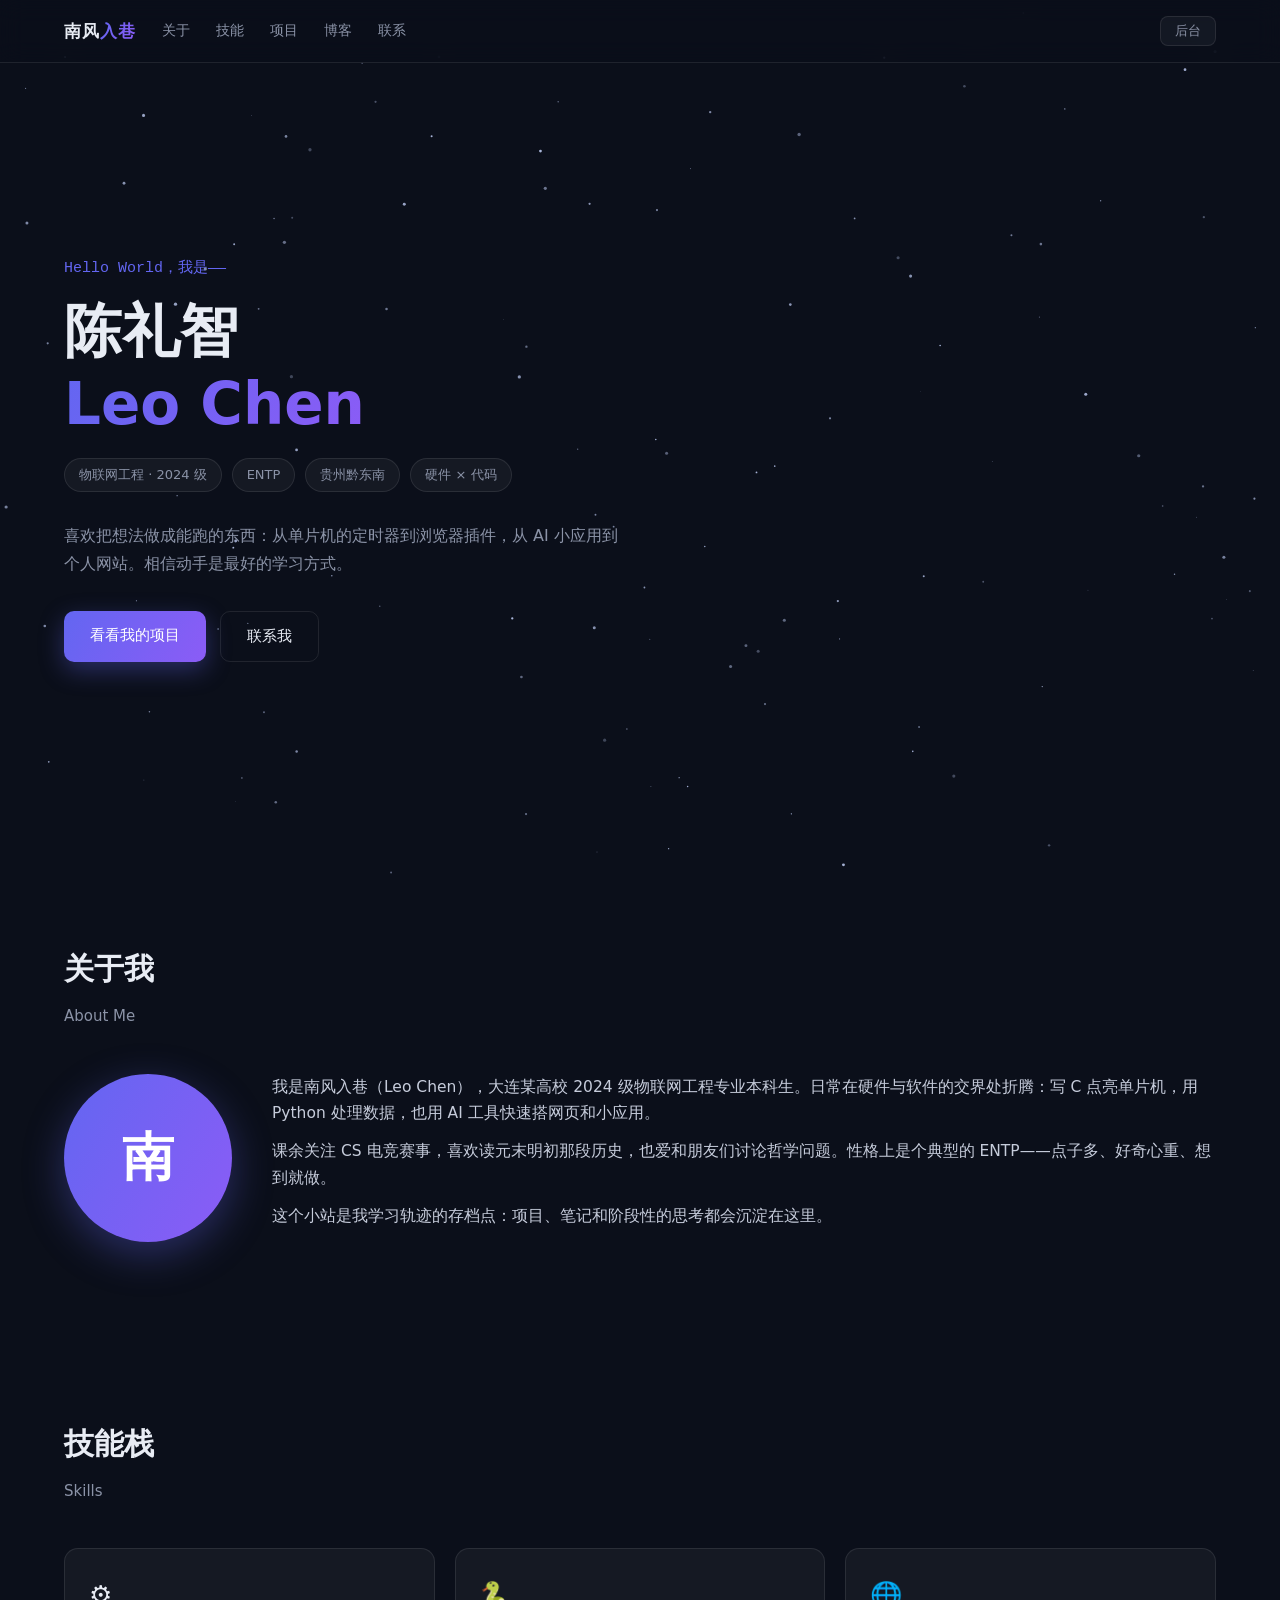
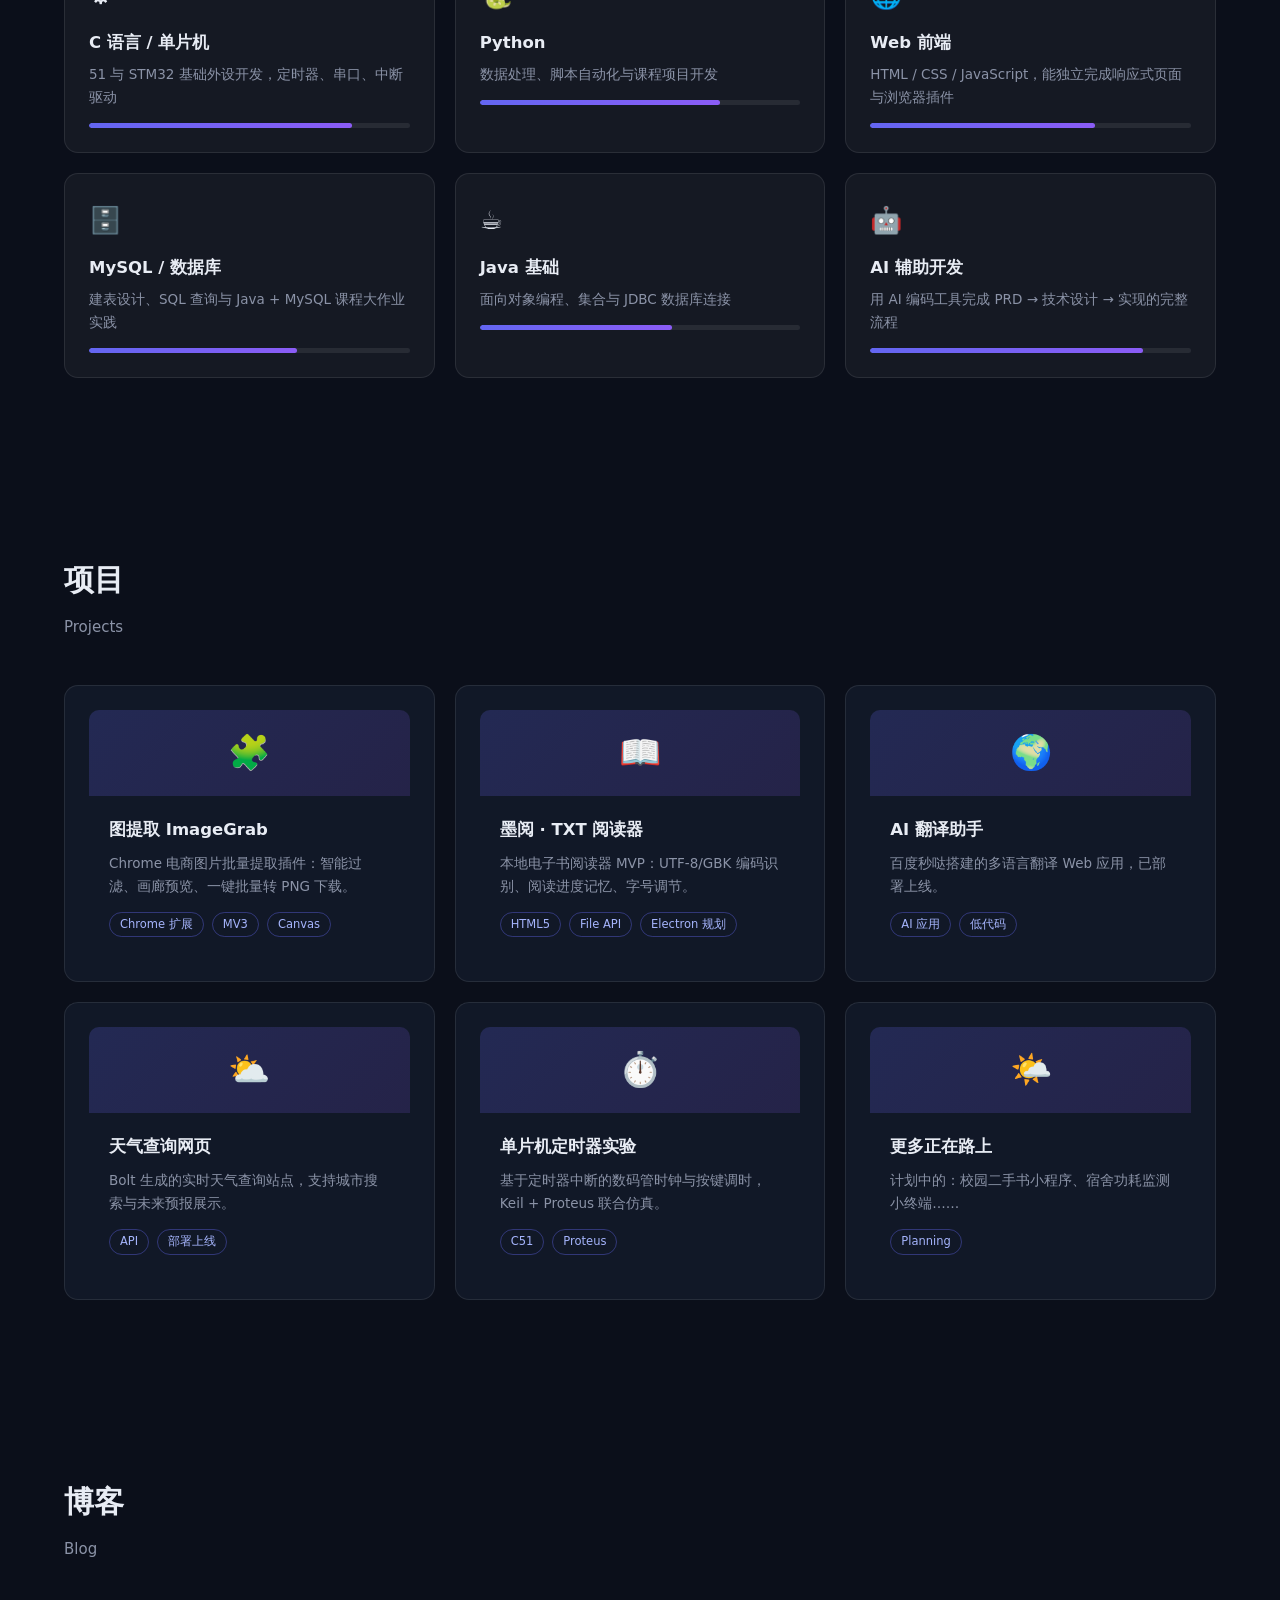
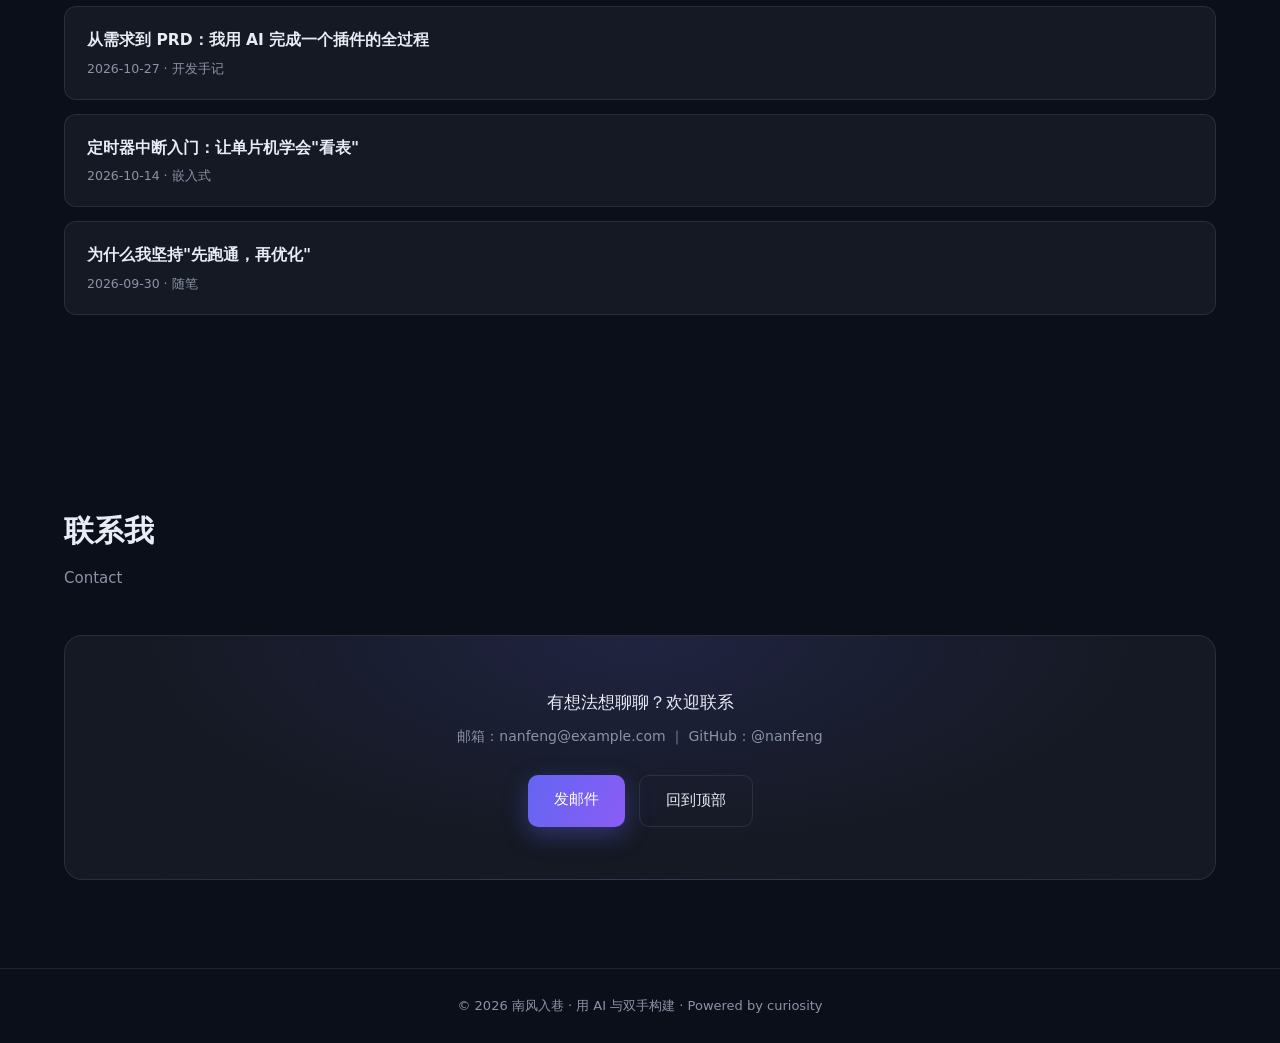
<file: index.html>
<!doctype html>
<html lang="zh-CN">
<head>
<meta charset="utf-8">
<meta name="viewport" content="width=device-width, initial-scale=1">
<title>南风入巷 · 个人主页</title>
<link rel="stylesheet" href="css/style.css">
</head>
<body>
<canvas id="stars"></canvas>

<nav>
  <div class="nav-in">
    <span class="logo"><span id="logo-a">南风</span><b id="logo-b">入巷</b></span>
    <a href="#about">关于</a><a href="#skills">技能</a><a href="#projects">项目</a><a href="#blog">博客</a><a href="#contact">联系</a>
    <button class="admin-btn" id="admin-btn" type="button">后台</button>
  </div>
</nav>

<div class="wrap">

  <section class="hero" id="top">
    <div>
      <p class="hello" id="hero-hello">Hello World，我是——</p>
      <h1><span id="hero-name-cn">南风入巷</span><br><b id="hero-name-en">Leo Chen</b></h1>
      <div class="tags" id="hero-tags">
        <span class="tag">物联网工程 · 2024 级</span><span class="tag">ENTP</span>
        <span class="tag">贵州黔东南</span><span class="tag">硬件 × 代码</span>
      </div>
      <p style="color:var(--muted);max-width:560px;margin-bottom:34px" id="hero-intro">
        喜欢把想法做成能跑的东西：从单片机的定时器到浏览器插件，从 AI 小应用到个人网站。相信动手是最好的学习方式。
      </p>
      <div class="cta">
        <a class="btn pri" href="#projects" id="cta-projects">看看我的项目</a>
        <a class="btn ghost" href="#contact" id="cta-contact">联系我</a>
      </div>
    </div>
  </section>

  <section id="about">
    <h2 class="h2 reveal" id="about-title">关于我</h2>
    <p class="sub reveal" id="about-sub">About Me</p>
    <div class="about reveal">
      <div class="avatar" id="about-avatar">南</div>
      <div class="about-txt" id="about-paras">
        <p>我是南风入巷（Leo Chen），大连某高校 2024 级物联网工程专业本科生。日常在硬件与软件的交界处折腾：写 C 点亮单片机，用 Python 处理数据，也用 AI 工具快速搭网页和小应用。</p>
        <p>课余关注 CS 电竞赛事，喜欢读元末明初那段历史，也爱和朋友们讨论哲学问题。性格上是个典型的 ENTP——点子多、好奇心重、想到就做。</p>
        <p>这个小站是我学习轨迹的存档点：项目、笔记和阶段性的思考都会沉淀在这里。</p>
      </div>
    </div>
  </section>

  <section id="skills">
    <h2 class="h2 reveal" id="skills-title">技能栈</h2>
    <p class="sub reveal" id="skills-sub">Skills</p>
    <div class="grid3" id="skills-grid">
      <div class="card reveal"><div class="ic">⚙️</div><h3>C 语言 / 单片机</h3><p>51 与 STM32 基础外设开发，定时器、串口、中断驱动</p><div class="bar"><i style="width:82%"></i></div></div>
      <div class="card reveal"><div class="ic">🐍</div><h3>Python</h3><p>数据处理、脚本自动化与课程项目开发</p><div class="bar"><i style="width:75%"></i></div></div>
      <div class="card reveal"><div class="ic">🌐</div><h3>Web 前端</h3><p>HTML / CSS / JavaScript，能独立完成响应式页面与浏览器插件</p><div class="bar"><i style="width:70%"></i></div></div>
      <div class="card reveal"><div class="ic">🗄️</div><h3>MySQL / 数据库</h3><p>建表设计、SQL 查询与 Java + MySQL 课程大作业实践</p><div class="bar"><i style="width:65%"></i></div></div>
      <div class="card reveal"><div class="ic">☕</div><h3>Java 基础</h3><p>面向对象编程、集合与 JDBC 数据库连接</p><div class="bar"><i style="width:60%"></i></div></div>
      <div class="card reveal"><div class="ic">🤖</div><h3>AI 辅助开发</h3><p>用 AI 编码工具完成 PRD → 技术设计 → 实现的完整流程</p><div class="bar"><i style="width:85%"></i></div></div>
    </div>
  </section>

  <section id="projects">
    <h2 class="h2 reveal" id="projects-title">项目</h2>
    <p class="sub reveal" id="projects-sub">Projects</p>
    <div class="grid3" id="projects-grid">
      <div class="card proj reveal"><div class="top">🧩</div><div class="bd"><h3>图提取 ImageGrab</h3><p>Chrome 电商图片批量提取插件：智能过滤、画廊预览、一键批量转 PNG 下载。</p><div class="chips"><span class="chip">Chrome 扩展</span><span class="chip">MV3</span><span class="chip">Canvas</span></div></div></div>
      <div class="card proj reveal"><div class="top">📖</div><div class="bd"><h3>墨阅 · TXT 阅读器</h3><p>本地电子书阅读器 MVP：UTF-8/GBK 编码识别、阅读进度记忆、字号调节。</p><div class="chips"><span class="chip">HTML5</span><span class="chip">File API</span><span class="chip">Electron 规划</span></div></div></div>
      <div class="card proj reveal"><div class="top">🌍</div><div class="bd"><h3>AI 翻译助手</h3><p>百度秒哒搭建的多语言翻译 Web 应用，已部署上线。</p><div class="chips"><span class="chip">AI 应用</span><span class="chip">低代码</span></div></div></div>
      <div class="card proj reveal"><div class="top">⛅</div><div class="bd"><h3>天气查询网页</h3><p>Bolt 生成的实时天气查询站点，支持城市搜索与未来预报展示。</p><div class="chips"><span class="chip">API</span><span class="chip">部署上线</span></div></div></div>
      <div class="card proj reveal"><div class="top">⏱️</div><div class="bd"><h3>单片机定时器实验</h3><p>基于定时器中断的数码管时钟与按键调时，Keil + Proteus 联合仿真。</p><div class="chips"><span class="chip">C51</span><span class="chip">Proteus</span></div></div></div>
      <div class="card proj reveal"><div class="top">🌤️</div><div class="bd"><h3>更多正在路上</h3><p>计划中的：校园二手书小程序、宿舍功耗监测小终端……</p><div class="chips"><span class="chip">Planning</span></div></div></div>
    </div>
  </section>

  <section id="blog">
    <h2 class="h2 reveal" id="blog-title">博客</h2>
    <p class="sub reveal" id="blog-sub">Blog</p>
    <div class="reveal" id="blog-list">
      <a class="post" href="#blog"><div class="t">从需求到 PRD：我用 AI 完成一个插件的全过程</div><div class="m">2026-10-27 · 开发手记</div></a>
      <a class="post" href="#blog"><div class="t">定时器中断入门：让单片机学会"看表"</div><div class="m">2026-10-14 · 嵌入式</div></a>
      <a class="post" href="#blog"><div class="t">为什么我坚持"先跑通，再优化"</div><div class="m">2026-09-30 · 随笔</div></a>
    </div>
  </section>

  <section id="contact">
    <h2 class="h2 reveal" id="contact-title">联系我</h2>
    <p class="sub reveal" id="contact-sub">Contact</p>
    <div class="contact-box reveal">
      <p style="font-size:17px;margin-bottom:8px" id="contact-heading">有想法想聊聊？欢迎联系</p>
      <p style="color:var(--muted);font-size:14px">邮箱：<span id="contact-email">nanfeng@example.com</span> ｜ GitHub：<span id="contact-github">@nanfeng</span></p>
      <div class="cta" style="justify-content:center;margin-top:26px">
        <a class="btn pri" href="mailto:nanfeng@example.com" id="contact-mailto">发邮件</a>
        <a class="btn ghost" href="#top">回到顶部</a>
      </div>
    </div>
  </section>

</div>
<footer><span id="footer-text">© 2026 南风入巷 · 用 AI 与双手构建 · Powered by curiosity</span></footer>

<script src="js/main.js"></script>
<script src="js/admin.js"></script>
</body>
</html>
</file>
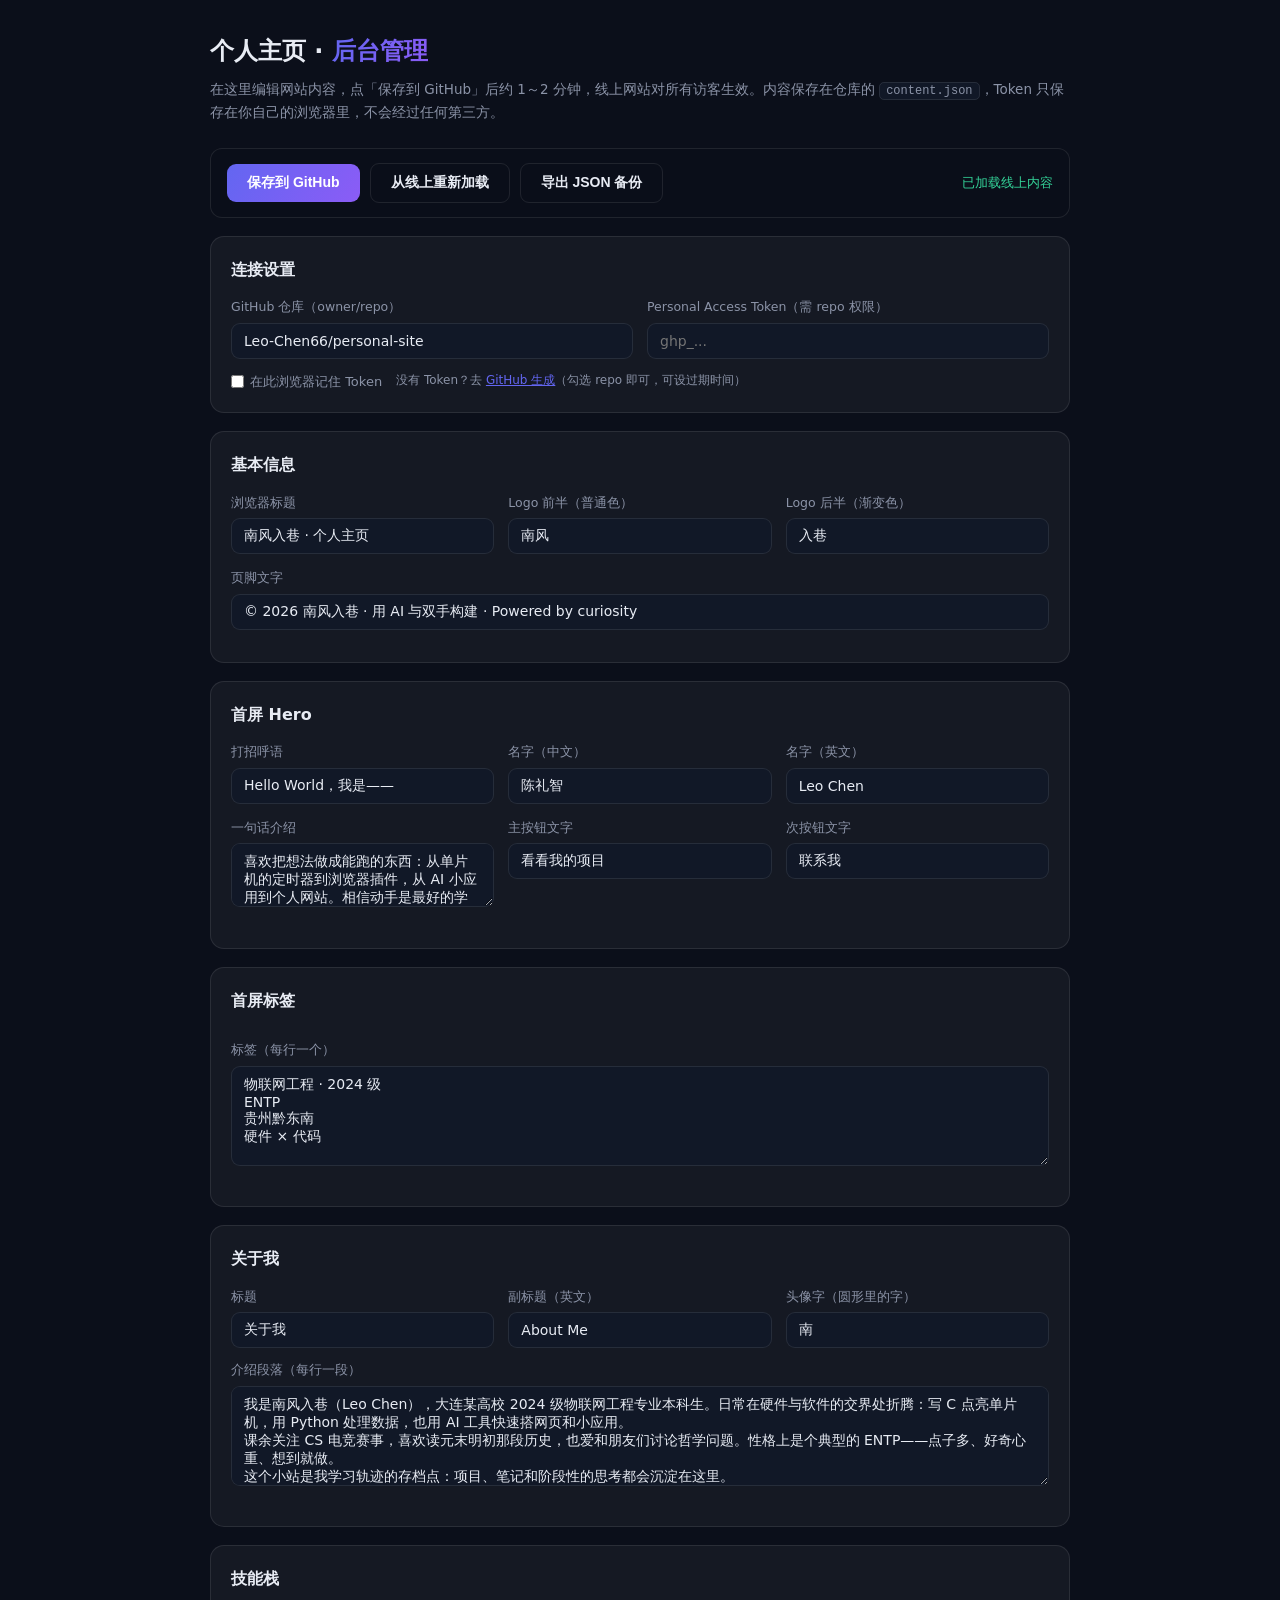
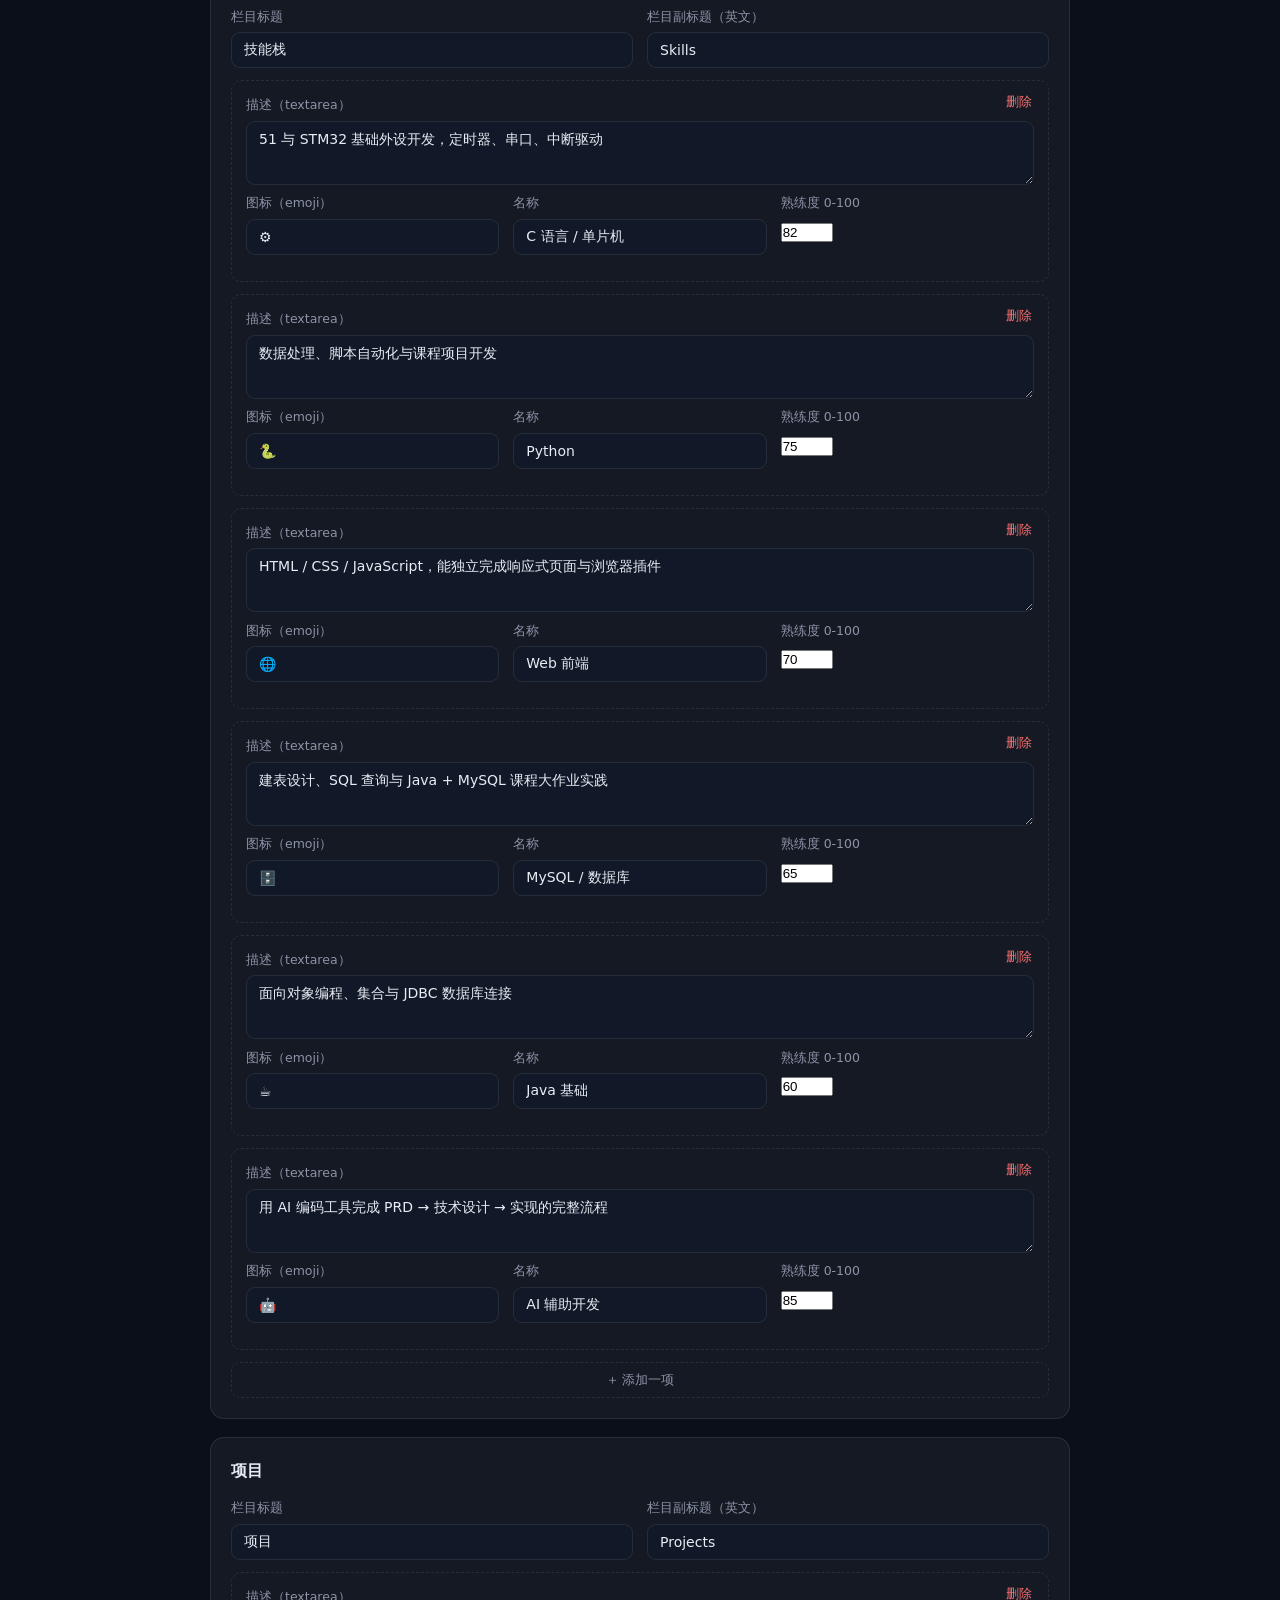
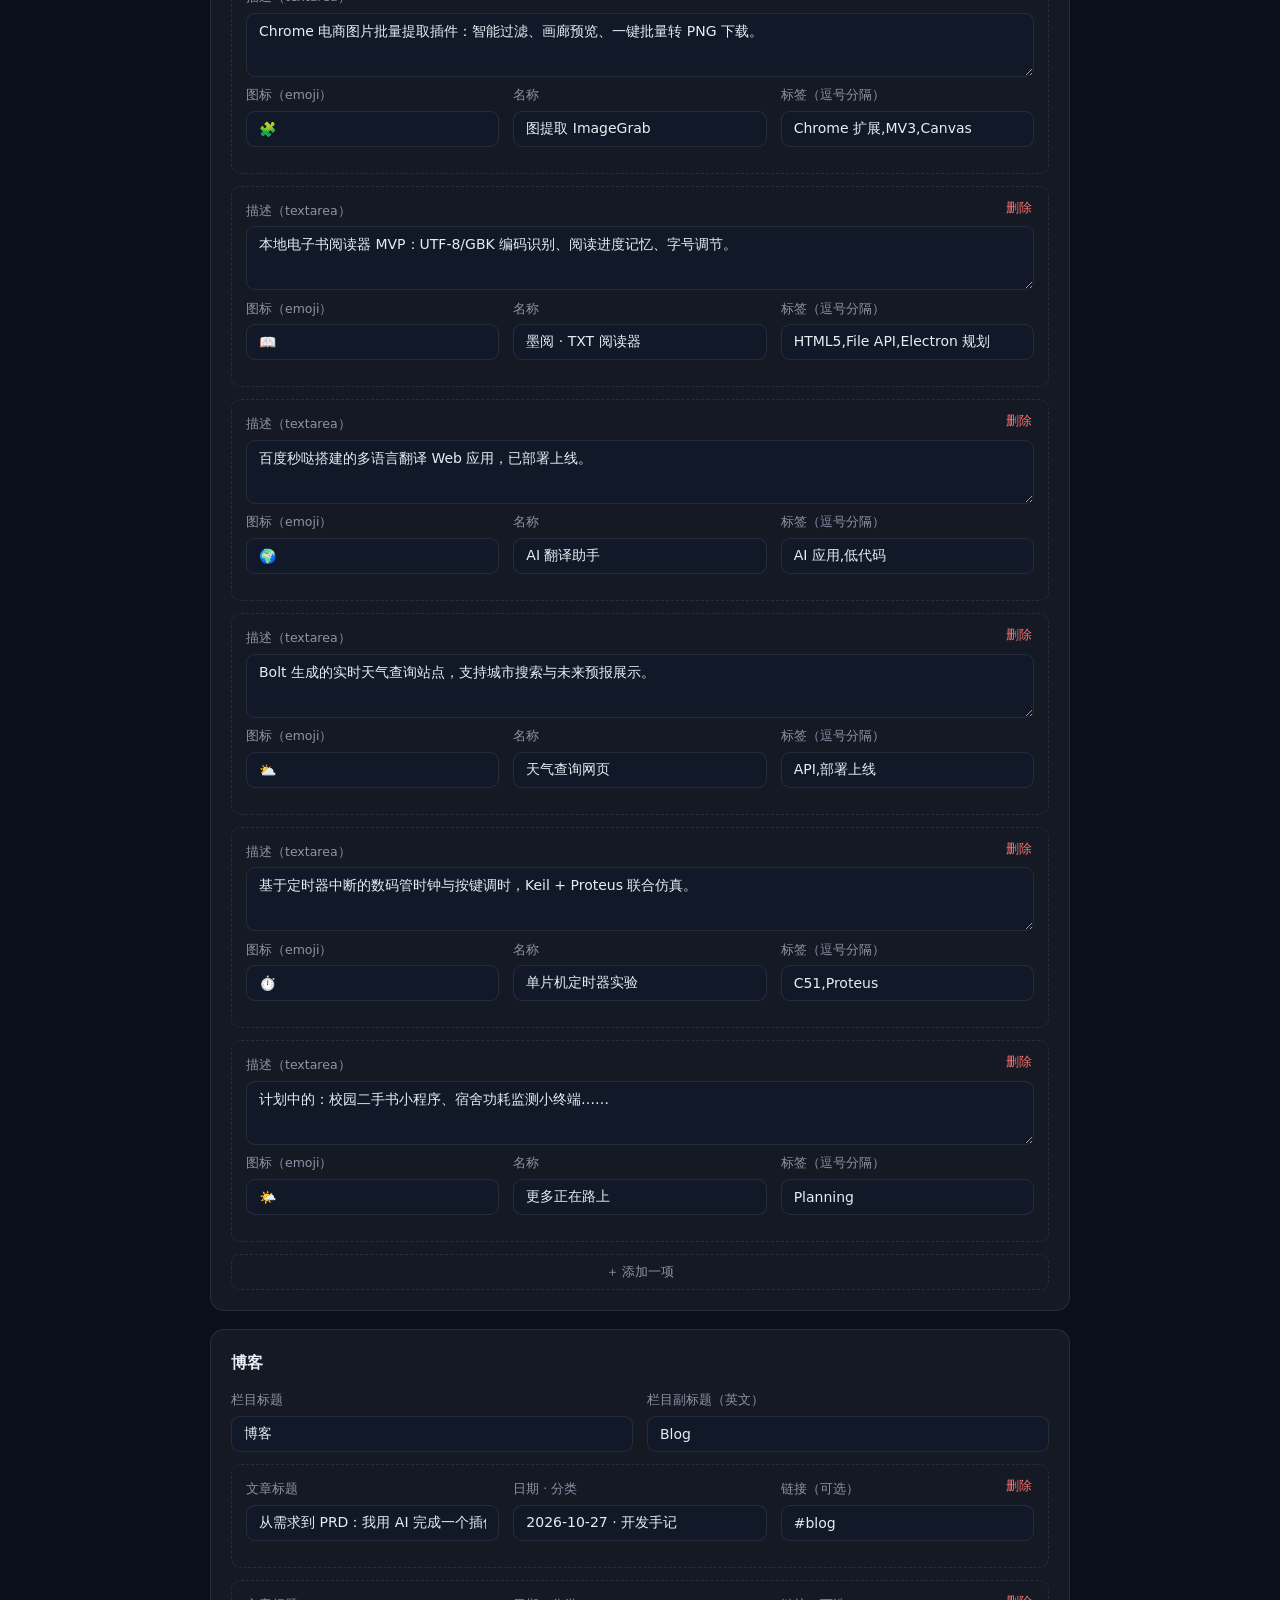
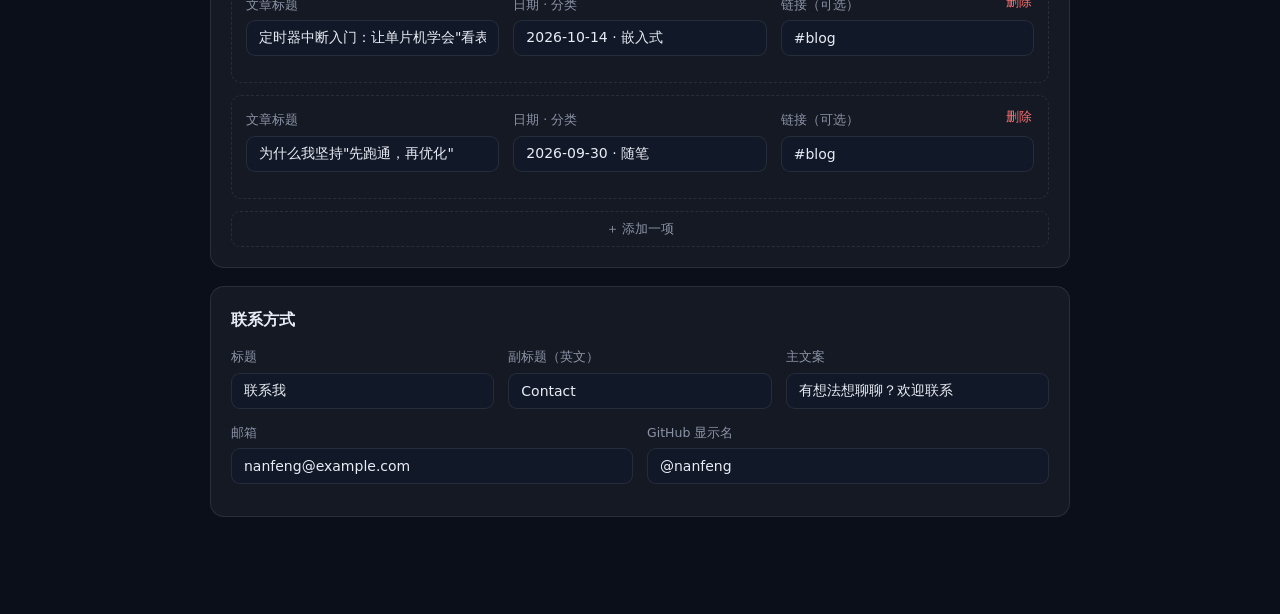
<file: admin.html>
<!doctype html>
<html lang="zh-CN">
<head>
<meta charset="utf-8">
<meta name="viewport" content="width=device-width, initial-scale=1">
<title>后台管理 · 个人主页</title>
<style>
  :root{
    --bg:#0B0F1A; --bg2:#111827; --card:rgba(255,255,255,.045);
    --line:rgba(255,255,255,.09); --ink:#E8ECF4; --muted:#8B93A7;
    --accent:#6366F1; --accent2:#8B5CF6; --grad:linear-gradient(120deg,#6366F1,#8B5CF6);
    --ok:#34D399; --err:#F87171;
  }
  *{box-sizing:border-box;margin:0;padding:0}
  body{background:var(--bg);color:var(--ink);font-family:system-ui,-apple-system,"Segoe UI","Microsoft YaHei",sans-serif;line-height:1.65;padding:32px 16px 80px}
  .wrap{max-width:860px;margin:0 auto}
  h1{font-size:24px;font-weight:800;margin-bottom:6px}
  h1 b{background:var(--grad);-webkit-background-clip:text;background-clip:text;color:transparent}
  .desc{color:var(--muted);font-size:13.5px;margin-bottom:24px}
  .card{background:var(--card);border:1px solid var(--line);border-radius:14px;padding:20px;margin-bottom:18px}
  .card h2{font-size:16px;margin-bottom:14px;font-weight:700}
  .row{display:flex;gap:14px;flex-wrap:wrap;margin-bottom:12px}
  .f{flex:1;min-width:220px}
  label{display:block;font-size:12.5px;color:var(--muted);margin-bottom:5px}
  input[type=text],input[type=password],textarea,select{
    width:100%;background:var(--bg2);border:1px solid var(--line);border-radius:9px;color:var(--ink);
    padding:9px 12px;font-size:14px;font-family:inherit;outline:none;transition:border-color .2s}
  input:focus,textarea:focus{border-color:var(--accent)}
  textarea{resize:vertical;min-height:64px}
  textarea.code{font-family:ui-monospace,Consolas,monospace;font-size:13px}
  .item{border:1px dashed var(--line);border-radius:10px;padding:14px;margin-bottom:12px;position:relative}
  .item .del{position:absolute;top:10px;right:10px;background:none;border:none;color:var(--err);cursor:pointer;font-size:13px;padding:2px 6px}
  .item .del:hover{text-decoration:underline}
  .addbtn{background:none;border:1px dashed var(--line);color:var(--muted);border-radius:9px;padding:8px 14px;cursor:pointer;font-size:13px;width:100%}
  .addbtn:hover{border-color:var(--accent);color:var(--ink)}
  .bar{position:sticky;top:0;z-index:5;background:rgba(11,15,26,.92);backdrop-filter:blur(10px);border:1px solid var(--line);border-radius:12px;padding:14px 16px;display:flex;gap:10px;flex-wrap:wrap;align-items:center;margin-bottom:18px}
  .btn{border:none;border-radius:9px;padding:10px 20px;font-size:14px;cursor:pointer;font-weight:600;transition:all .2s}
  .btn.pri{background:var(--grad);color:#fff}
  .btn.pri:hover{transform:translateY(-1px)}
  .btn.ghost{background:none;border:1px solid var(--line);color:var(--ink)}
  .btn.ghost:hover{border-color:var(--accent)}
  .status{font-size:13px;margin-left:auto}
  .status.ok{color:var(--ok)} .status.err{color:var(--err)} .status.busy{color:var(--muted)}
  .hint{font-size:12px;color:var(--muted);margin-top:8px}
  .hint a{color:var(--accent);text-decoration:none}
  .mini{font-size:12px;color:var(--muted)}
  code{background:var(--bg2);border:1px solid var(--line);border-radius:5px;padding:1px 6px;font-size:12px}
</style>
</head>
<body>
<div class="wrap">
  <h1>个人主页 · <b>后台管理</b></h1>
  <p class="desc">在这里编辑网站内容，点「保存到 GitHub」后约 1～2 分钟，线上网站对所有访客生效。内容保存在仓库的 <code>content.json</code>，Token 只保存在你自己的浏览器里，不会经过任何第三方。</p>

  <div class="bar">
    <button class="btn pri" id="saveBtn">保存到 GitHub</button>
    <button class="btn ghost" id="loadBtn">从线上重新加载</button>
    <button class="btn ghost" id="exportBtn">导出 JSON 备份</button>
    <span class="status" id="status"></span>
  </div>

  <div class="card">
    <h2>连接设置</h2>
    <div class="row">
      <div class="f"><label>GitHub 仓库（owner/repo）</label><input type="text" id="repo" value="Leo-Chen66/personal-site"></div>
      <div class="f"><label>Personal Access Token（需 repo 权限）</label><input type="password" id="token" placeholder="ghp_..."></div>
    </div>
    <div class="row" style="margin-bottom:0">
      <label style="display:flex;align-items:center;gap:6px;margin:0;color:var(--muted);font-size:13px"><input type="checkbox" id="remember" style="width:auto"> 在此浏览器记住 Token</label>
      <span class="mini">没有 Token？去 <a href="https://github.com/settings/tokens/new?scopes=repo&description=personal-site%20admin" target="_blank" style="color:var(--accent)">GitHub 生成</a>（勾选 repo 即可，可设过期时间）</span>
    </div>
  </div>

  <div id="form"></div>
</div>

<script>
'use strict';
/* ============ 内容表单定义（schema 驱动） ============
   t: input | area | lines(每行一项) | items(卡片列表) */
const SCHEMA = [
  { sec:'基本信息', fields:[
    {path:'site.title', t:'input', l:'浏览器标题'},
    {path:'site.logoA', t:'input', l:'Logo 前半（普通色）'},
    {path:'site.logoB', t:'input', l:'Logo 后半（渐变色）'},
    {path:'site.footer', t:'input', l:'页脚文字'}
  ]},
  { sec:'首屏 Hero', fields:[
    {path:'hero.hello', t:'input', l:'打招呼语'},
    {path:'hero.nameCn', t:'input', l:'名字（中文）'},
    {path:'hero.nameEn', t:'input', l:'名字（英文）'},
    {path:'hero.intro', t:'area', l:'一句话介绍'},
    {path:'hero.btnPrimary', t:'input', l:'主按钮文字'},
    {path:'hero.btnGhost', t:'input', l:'次按钮文字'}
  ]},
  { sec:'首屏标签', fields:[], lists:[{path:'hero.tags', t:'lines', l:'标签（每行一个）'}]},
  { sec:'关于我', fields:[
    {path:'about.title', t:'input', l:'标题'},
    {path:'about.subtitle', t:'input', l:'副标题（英文）'},
    {path:'about.avatar', t:'input', l:'头像字（圆形里的字）'}
  ], lists:[{path:'about.paragraphs', t:'lines', l:'介绍段落（每行一段）'}]},
  { sec:'技能栈', fields:[
    {path:'skills.title', t:'input', l:'栏目标题'},
    {path:'skills.subtitle', t:'input', l:'栏目副标题（英文）'}
  ], items:{path:'skills.items',
      fields:[ {k:'icon',l:'图标（emoji）'},{k:'name',l:'名称'},{k:'desc',l:'描述（textarea）',t:'area'},{k:'level',l:'熟练度 0-100',t:'num'} ]}},
  { sec:'项目', fields:[
    {path:'projects.title', t:'input', l:'栏目标题'},
    {path:'projects.subtitle', t:'input', l:'栏目副标题（英文）'}
  ], items:{path:'projects.items',
      fields:[ {k:'icon',l:'图标（emoji）'},{k:'name',l:'名称'},{k:'desc',l:'描述（textarea）',t:'area'},{k:'chips',l:'标签（逗号分隔）'} ]}},
  { sec:'博客', fields:[
    {path:'blog.title', t:'input', l:'栏目标题'},
    {path:'blog.subtitle', t:'input', l:'栏目副标题（英文）'}
  ], items:{path:'blog.items',
      fields:[ {k:'title',l:'文章标题'},{k:'meta',l:'日期 · 分类'},{k:'link',l:'链接（可选）'} ]}},
  { sec:'联系方式', fields:[
    {path:'contact.title', t:'input', l:'标题'},
    {path:'contact.subtitle', t:'input', l:'副标题（英文）'},
    {path:'contact.heading', t:'input', l:'主文案'},
    {path:'contact.email', t:'input', l:'邮箱'},
    {path:'contact.githubUser', t:'input', l:'GitHub 显示名'}
  ]}
];

/* ============ 工具 ============ */
const $ = s => document.querySelector(s);
function getObj(obj, path){ return path.split('.').reduce((o,k)=>o && o[k], obj); }
function setObj(obj, path, v){ const ks = path.split('.'); let o = obj; for (let i=0;i<ks.length-1;i++){ if (typeof o[ks[i]] !== 'object' || o[ks[i]] === null) o[ks[i]] = {}; o = o[ks[i]]; } o[ks[ks.length-1]] = v; }
let DATA = null;

function el(tag, cls, text){ const e = document.createElement(tag); if (cls) e.className = cls; if (text != null) e.textContent = text; return e; }
function fieldNode(path, label, type){
  const d = el('div','f');
  d.appendChild(el('label',null,label));
  let inp;
  if (type === 'area'){ inp = document.createElement('textarea'); }
  else { inp = document.createElement('input'); inp.type = 'text'; }
  inp.dataset.path = path;
  d.appendChild(inp);
  return d;
}
function linesNode(path, label){
  const d = el('div','f'); d.style.minWidth = '100%';
  d.appendChild(el('label',null,label));
  const ta = document.createElement('textarea'); ta.rows = 5; ta.dataset.lines = path;
  d.appendChild(ta); return d;
}

/* ============ 渲染表单 ============ */
function renderForm(){
  const root = $('#form'); root.textContent = '';
  SCHEMA.forEach(sec => {
    const card = el('div','card'); card.appendChild(el('h2',null,sec.sec));
    if (sec.fields){
      const row = el('div','row');
      sec.fields.forEach(f => row.appendChild(fieldNode(f.path, f.l, f.t)));
      card.appendChild(row);
    }
    (sec.lists || []).forEach(ls => { const row = el('div','row'); row.appendChild(linesNode(ls.path, ls.l)); card.appendChild(row); });
    if (sec.items){
      const cfg = sec.items;
      const listWrap = el('div'); listWrap.dataset.items = cfg.path;
      const addBtn = el('button','addbtn','＋ 添加一项');
      addBtn.type = 'button';
      addBtn.addEventListener('click', () => { const arr = getObj(DATA, cfg.path); arr.push(blankItem(cfg)); setObj(DATA, cfg.path, arr); fillItems(cfg); });
      card.appendChild(listWrap); card.appendChild(addBtn);
      card.dataset.cfg = JSON.stringify({path: cfg.path, fields: cfg.fields});
    }
    root.appendChild(card);
  });
}
function blankItem(cfg){
  const it = {};
  cfg.fields.forEach(f => { it[f.k] = f.t === 'num' ? 50 : ''; });
  if (cfg.path.includes('skills')) it.icon = '✨';
  if (cfg.path.includes('projects')) { it.icon = '🆕'; it.chips = []; }
  return it;
}
function itemCard(cfg, item, idx){
  const d = el('div','item');
  const del = el('button','del','删除'); del.type = 'button';
  del.addEventListener('click', () => { const arr = getObj(DATA, cfg.path); arr.splice(idx,1); fillItems(cfg); });
  d.appendChild(del);
  const row = el('div','row');
  cfg.fields.forEach(f => {
    if (f.t === 'area'){ const w = el('div','f'); w.style.minWidth='100%'; w.appendChild(el('label',null,f.l));
      const ta = document.createElement('textarea'); ta.rows = 2; ta.dataset.k = f.k; ta.value = item[f.k] || ''; w.appendChild(ta); d.appendChild(w); }
    else { const w = fieldNode('', f.l, f.t === 'num' ? 'input' : 'input'); const inp = w.querySelector('input');
      inp.dataset.k = f.k; inp.value = item[f.k] != null ? item[f.k] : ''; if (f.t === 'num'){ inp.type='number'; inp.min=0; inp.max=100; }
      row.appendChild(w); }
  });
  d.appendChild(row);
  return d;
}
function fillItems(cfg){
  const wrap = document.querySelector('[data-items="' + cfg.path + '"]');
  wrap.textContent = '';
  (getObj(DATA, cfg.path) || []).forEach((it, i) => wrap.appendChild(itemCard(cfg, it, i)));
}

/* ============ 数据 ↔ 表单 ============ */
function fillForm(){
  SCHEMA.forEach(sec => {
    (sec.fields || []).forEach(f => { const n = document.querySelector('[data-path="' + f.path + '"]'); if (n) n.value = getObj(DATA, f.path) || ''; });
    (sec.lists || []).forEach(ls => { const n = document.querySelector('[data-lines="' + ls.path + '"]'); if (n) n.value = (getObj(DATA, ls.path) || []).join('\n'); });
    if (sec.items) fillItems(sec.items);
  });
}
function collect(){
  SCHEMA.forEach(sec => {
    (sec.fields || []).forEach(f => { const n = document.querySelector('[data-path="' + f.path + '"]'); if (n) setObj(DATA, f.path, n.value.trim()); });
    (sec.lists || []).forEach(ls => { const n = document.querySelector('[data-lines="' + ls.path + '"]');
      if (n) setObj(DATA, ls.path, n.value.split('\n').map(s => s.trim()).filter(Boolean)); });
    if (sec.items){
      const cfg = sec.items;
      const wrap = document.querySelector('[data-items="' + cfg.path + '"]');
      const arr = [];
      wrap.querySelectorAll('.item').forEach(card => {
        const it = {};
        cfg.fields.forEach(f => {
          const n = card.querySelector('[data-k="' + f.k + '"]');
          if (f.k === 'chips') it.chips = n.value.split(/[,，]/).map(s => s.trim()).filter(Boolean);
          else if (f.t === 'num') it[f.k] = Math.max(0, Math.min(100, parseInt(n.value, 10) || 0));
          else it[f.k] = n.value.trim();
        });
        arr.push(it);
      });
      setObj(DATA, cfg.path, arr);
    }
  });
  return DATA;
}

/* ============ 状态与按钮 ============ */
function setStatus(msg, cls){ const s = $('#status'); s.textContent = msg; s.className = 'status ' + (cls || ''); }

/* ============ GitHub API ============ */
function apiBase(repo){ return 'https://api.github.com/repos/' + repo + '/contents/content.json'; }
async function ghGet(repo, token){
  const r = await fetch(apiBase(repo) + '?ref=main&t=' + Date.now(), { headers: { Authorization: 'Bearer ' + token, Accept: 'application/vnd.github+json' } });
  if (r.status === 404) return null;
  if (!r.ok) throw new Error('读取失败 HTTP ' + r.status);
  return r.json();
}
async function ghPut(repo, token, text, sha){
  const body = { message: 'update site content via admin', branch: 'main', content: btoa(unescape(encodeURIComponent(text))) };
  if (sha) body.sha = sha;
  const r = await fetch(apiBase(repo), { method: 'PUT', headers: { Authorization: 'Bearer ' + token, Accept: 'application/vnd.github+json', 'Content-Type': 'application/json' }, body: JSON.stringify(body) });
  if (!r.ok){ const e = await r.json().catch(()=>({})); throw new Error('保存失败 HTTP ' + r.status + (e.message ? '：' + e.message : '')); }
  return r.json();
}

/* ============ 事件 ============ */
$('#loadBtn').addEventListener('click', async () => {
  setStatus('加载中…', 'busy');
  try {
    const r = await fetch('content.json', { cache: 'no-store' });
    if (!r.ok) throw new Error('HTTP ' + r.status);
    DATA = await r.json();
    renderForm(); fillForm();
    setStatus('已加载线上内容', 'ok');
  } catch (e){ setStatus('加载失败：' + e.message, 'err'); }
});
$('#saveBtn').addEventListener('click', async () => {
  const repo = $('#repo').value.trim();
  const token = $('#token').value.trim();
  if (!repo || !token){ setStatus('请先填写仓库和 Token', 'err'); return; }
  if ($('#remember').checked) localStorage.setItem('ps_admin', JSON.stringify({ repo, token }));
  else localStorage.removeItem('ps_admin');
  setStatus('保存中…', 'busy');
  try {
    const json = JSON.stringify(collect(), null, 2);
    JSON.parse(json); // 校验
    const meta = await ghGet(repo, token);
    await ghPut(repo, token, json, meta ? meta.sha : null);
    setStatus('已保存 ✓ Pages 约 1～2 分钟后生效', 'ok');
  } catch (e){ setStatus(e.message, 'err'); }
});
$('#exportBtn').addEventListener('click', () => {
  const blob = new Blob([JSON.stringify(collect(), null, 2)], { type: 'application/json' });
  const a = document.createElement('a'); a.href = URL.createObjectURL(blob); a.download = 'content-backup.json'; a.click();
});

/* ============ 启动 ============ */
(function init(){
  const saved = localStorage.getItem('ps_admin');
  if (saved){ try { const s = JSON.parse(saved); $('#repo').value = s.repo || $('#repo').value; $('#token').value = s.token || ''; $('#remember').checked = true; } catch(e){} }
  $('#loadBtn').click();
})();
</script>
</body>
</html>
</file>
<file: css/style.css>
:root{
  --bg:#0B0F1A; --bg2:#111827; --card:rgba(255,255,255,.045);
  --line:rgba(255,255,255,.09); --ink:#E8ECF4; --muted:#8B93A7;
  --accent:#6366F1; --accent2:#8B5CF6; --grad:linear-gradient(120deg,#6366F1,#8B5CF6);
}
*{box-sizing:border-box;margin:0;padding:0}
html{scroll-behavior:smooth}
body{background:var(--bg);color:var(--ink);font-family:system-ui,-apple-system,"Segoe UI","Microsoft YaHei",sans-serif;line-height:1.7;overflow-x:hidden}
#stars{position:fixed;inset:0;z-index:0;pointer-events:none}
.wrap{position:relative;z-index:1;max-width:1200px;margin:0 auto;padding:0 24px}

/* 导航 */
nav{position:sticky;top:0;z-index:10;backdrop-filter:blur(12px);background:rgba(11,15,26,.72);border-bottom:1px solid var(--line)}
.nav-in{max-width:1200px;margin:0 auto;padding:0 24px;height:62px;display:flex;align-items:center;gap:26px}
.logo{font-weight:700;font-size:17px;letter-spacing:.06em}
.logo b{background:var(--grad);-webkit-background-clip:text;background-clip:text;color:transparent}
.nav-in a{color:var(--muted);text-decoration:none;font-size:14px;transition:color .2s}
.nav-in a:hover,.nav-in a.on{color:var(--ink)}
.admin-btn{margin-left:auto;border:1px solid var(--line);color:var(--muted);border-radius:8px;padding:5px 14px;font-size:13px;cursor:pointer;background:var(--card);transition:all .2s;font-family:inherit}
.admin-btn:hover{color:var(--ink);border-color:var(--accent)}

/* 通用 section */
section{padding:88px 0}
.h2{font-size:30px;font-weight:700;margin-bottom:10px}
.sub{color:var(--muted);font-size:15px;margin-bottom:44px}
.reveal{opacity:0;transform:translateY(22px);transition:all .7s cubic-bezier(.2,.7,.3,1)}
.reveal.in{opacity:1;transform:none}

/* Hero */
.hero{min-height:88vh;display:flex;align-items:center}
.hello{color:var(--accent);font-size:15px;font-family:ui-monospace,monospace;margin-bottom:14px}
h1{font-size:clamp(34px,5.6vw,58px);line-height:1.25;font-weight:800}
h1 b{background:var(--grad);-webkit-background-clip:text;background-clip:text;color:transparent}
.tags{margin:18px 0 30px;display:flex;gap:10px;flex-wrap:wrap}
.tag{font-size:13px;color:var(--muted);border:1px solid var(--line);border-radius:99px;padding:5px 14px;background:var(--card)}
.cta{display:flex;gap:14px;flex-wrap:wrap}
.btn{display:inline-block;padding:12px 26px;border-radius:10px;font-size:15px;text-decoration:none;transition:all .2s}
.btn.pri{background:var(--grad);color:#fff;box-shadow:0 8px 24px rgba(99,102,241,.35)}
.btn.pri:hover{transform:translateY(-2px)}
.btn.ghost{border:1px solid var(--line);color:var(--ink)}
.btn.ghost:hover{border-color:var(--accent)}

/* 关于 */
.about{display:flex;gap:40px;align-items:flex-start;flex-wrap:wrap}
.avatar{flex:0 0 168px;width:168px;height:168px;border-radius:50%;background:var(--grad);display:flex;align-items:center;justify-content:center;font-size:52px;font-weight:800;color:#fff;box-shadow:0 12px 40px rgba(99,102,241,.35)}
.about-txt{flex:1;min-width:300px;color:#C6CCDB;font-size:15.5px}
.about-txt p+p{margin-top:12px}

/* 技能 */
.grid3{display:grid;grid-template-columns:repeat(3,1fr);gap:20px}
.card{background:var(--card);border:1px solid var(--line);border-radius:14px;padding:24px;transition:all .25s}
.card:hover{transform:translateY(-4px);border-color:rgba(99,102,241,.45);background:rgba(99,102,241,.07)}
.card .ic{font-size:26px;margin-bottom:12px}
.card h3{font-size:16.5px;margin-bottom:6px}
.card p{font-size:13.5px;color:var(--muted)}
.bar{height:5px;border-radius:99px;background:rgba(255,255,255,.08);margin-top:14px;overflow:hidden}
.bar i{display:block;height:100%;border-radius:99px;background:var(--grad)}

/* 项目 */
.proj{background:var(--bg2);border:1px solid var(--line)}
.proj .top{height:86px;border-radius:10px 10px 0 0;display:flex;align-items:center;justify-content:center;font-size:34px;background:linear-gradient(135deg,rgba(99,102,241,.22),rgba(139,92,246,.16))}
.proj .bd{padding:20px}
.proj h3{font-size:16.5px;margin-bottom:8px}
.chips{display:flex;gap:8px;flex-wrap:wrap;margin-top:14px}
.chip{font-size:11.5px;color:#A5B4FC;border:1px solid rgba(99,102,241,.4);padding:2px 10px;border-radius:99px}

/* 博客 */
.post{display:block;padding:20px 22px;border:1px solid var(--line);border-radius:12px;background:var(--card);text-decoration:none;color:var(--ink);margin-bottom:14px;transition:all .25s}
.post:hover{border-color:rgba(99,102,241,.45);transform:translateX(6px)}
.post .t{font-size:15.5px;font-weight:600}
.post .m{font-size:12.5px;color:var(--muted);margin-top:4px}

/* 联系 & 页脚 */
.contact-box{text-align:center;padding:52px 24px;border:1px solid var(--line);border-radius:18px;background:radial-gradient(ellipse at top,rgba(99,102,241,.14),transparent 62%),var(--card)}
footer{border-top:1px solid var(--line);padding:26px 0;text-align:center;color:var(--muted);font-size:13px}
footer a{color:var(--muted);text-decoration:none}
footer a:hover{color:var(--ink)}

/* ===== 站内后台面板 ===== */
.admin-layer{position:fixed;inset:0;z-index:50;display:none}
.admin-layer.open{display:block}
.admin-mask{position:absolute;inset:0;background:rgba(5,8,15,.45)}
.admin-panel{position:absolute;top:0;right:0;bottom:0;width:460px;max-width:100vw;background:var(--bg2);border-left:1px solid var(--line);overflow-y:auto;padding:22px;box-shadow:-18px 0 50px rgba(0,0,0,.45)}
.admin-head{display:flex;align-items:center;gap:10px;margin-bottom:14px}
.admin-head h2{font-size:17px;font-weight:700;flex:1}
.admin-x{background:none;border:1px solid var(--line);color:var(--muted);border-radius:8px;width:30px;height:30px;cursor:pointer;font-size:15px;flex:0 0 30px}
.admin-x:hover{color:var(--ink);border-color:var(--accent)}
.admin-desc{font-size:12.5px;color:var(--muted);margin-bottom:14px}
.adm-actions{display:flex;gap:10px;flex-wrap:wrap;align-items:center;margin:14px 0 18px}
.adm-actions .abtn{border:none;border-radius:9px;padding:9px 18px;font-size:13.5px;cursor:pointer;font-weight:600;font-family:inherit;transition:all .2s}
.abtn.pri{background:var(--grad);color:#fff}
.abtn.pri:hover{transform:translateY(-1px)}
.abtn.ghost{background:none;border:1px solid var(--line);color:var(--ink)}
.abtn.ghost:hover{border-color:var(--accent)}
.adm-status{font-size:13px;width:100%}
.adm-status.ok{color:#34D399}.adm-status.err{color:#F87171}.adm-status.busy{color:var(--muted)}
.adm-sec{border:1px solid var(--line);border-radius:12px;padding:16px;margin-bottom:14px;background:var(--card)}
.adm-sec h3{font-size:14px;margin-bottom:12px;font-weight:700;color:#C7CDDE}
.row{display:flex;gap:12px;flex-wrap:wrap;margin-bottom:10px}
.row:last-child{margin-bottom:0}
.f{flex:1;min-width:180px}
.f.wide{min-width:100%}
label{display:block;font-size:12px;color:var(--muted);margin-bottom:4px}
.admin-panel input[type=text],.admin-panel input[type=password],.admin-panel input[type=number],.admin-panel textarea{
  width:100%;background:var(--bg);border:1px solid var(--line);border-radius:8px;color:var(--ink);
  padding:8px 11px;font-size:13.5px;font-family:inherit;outline:none;transition:border-color .2s}
.admin-panel input:focus,.admin-panel textarea:focus{border-color:var(--accent)}
.admin-panel textarea{resize:vertical;min-height:56px}
.admin-item{border:1px dashed var(--line);border-radius:9px;padding:12px 10px 6px;margin-bottom:10px;position:relative}
.admin-item .del{position:absolute;top:8px;right:8px;background:none;border:none;color:#F87171;cursor:pointer;font-size:12px;padding:2px 6px;font-family:inherit}
.admin-item .del:hover{text-decoration:underline}
.admin-add{background:none;border:1px dashed var(--line);color:var(--muted);border-radius:8px;padding:7px 12px;cursor:pointer;font-size:12.5px;width:100%;font-family:inherit}
.admin-add:hover{border-color:var(--accent);color:var(--ink)}
.adm-note{font-size:11.5px;color:var(--muted);margin-top:10px}
.adm-note a{color:var(--accent);text-decoration:none}
.adm-conn{display:flex;gap:10px;flex-wrap:wrap;align-items:center}
.adm-conn .f{flex:1;min-width:140px}
.adm-conn label.ck{display:flex;align-items:center;gap:5px;font-size:12px;color:var(--muted);margin:0}
.adm-conn input[type=checkbox]{width:auto}

/* 响应式：<640 单列 / 640-1024 两列 / >1024 三列 */
@media (max-width:1023px){ .grid3{grid-template-columns:repeat(2,1fr)} }
@media (max-width:639px){
  .grid3{grid-template-columns:1fr}
  section{padding:64px 0}
  .hero{min-height:70vh}
  .nav-in{gap:14px;overflow-x:auto}
  .nav-in a{white-space:nowrap;font-size:13px}
  .avatar{flex-basis:128px;width:128px;height:128px;font-size:40px}
}
@media print{ #stars,nav,.admin-layer{display:none} body{background:#fff;color:#000} }
</file>
